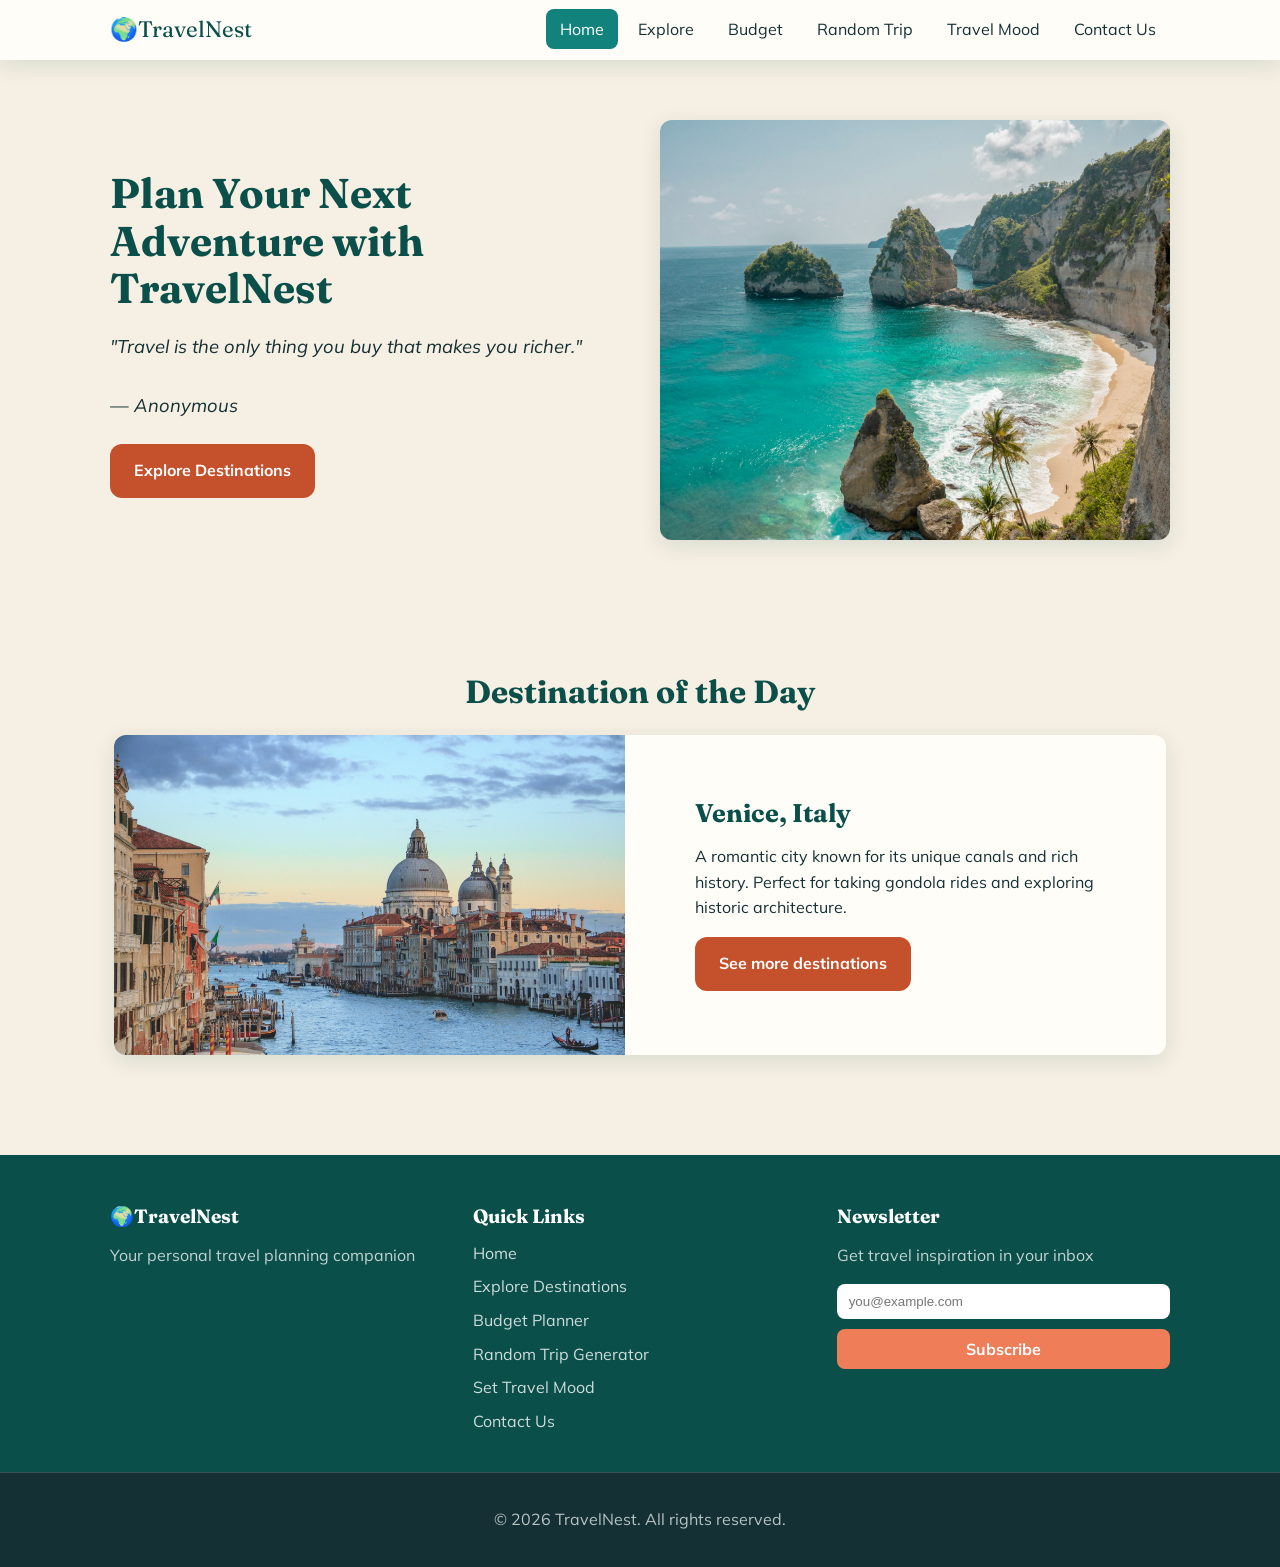
<file: index.html>
<!DOCTYPE html>
<html lang="en">
<head>
    <meta charset="UTF-8">
    <meta name="viewport" content="width=device-width, initial-scale=1.0">
    <title>TravelNest - Travel Companion</title>
    <link rel="preconnect" href="https://fonts.googleapis.com">
    <link rel="preconnect" href="https://fonts.gstatic.com" crossorigin>
    <link href="https://fonts.googleapis.com/css2?family=Fraunces:opsz,wght@9..144,400..700&family=Mulish:wght@400;600;700&display=swap" rel="stylesheet">
    <link rel="stylesheet" href="styles.css">
    <link rel="icon" href="icons/favicon.ico" type="image/x-icon">
    <link rel="manifest" href="manifest.json">
</head>


<body>

<nav class="menu-bar">
  <div class="menu-container">
    <div class="logo">🌍TravelNest</div>

    <button id="hamburger" class="hamburger" aria-label="Toggle menu">
      <span></span><span></span><span></span>
    </button>

    <ul id="nav-links" class="nav-links">
      <li><a href="index.html" class="menu-item active">Home</a></li>
      <li><a href="explore.html" class="menu-item">Explore</a></li>
      <li><a href="budget.html" class="menu-item">Budget</a></li>
      <li><a href="trips.html" class="menu-item">Random Trip</a></li>
      <li><a href="mood.html" class="menu-item">Travel Mood</a></li>
      <li><a href="contact.html" class="menu-item">Contact Us</a></li>
    </ul>
  </div>
</nav>

<main>
  <section class="hero">
    <div class="hero-text">
      <h1>Plan Your Next Adventure with TravelNest</h1>
      <p id="hero-quote">"Your journey, our passion."</p>
      <a href="explore.html" class="btn-primary">Explore Destinations</a>
    </div>

    <div class="hero-image">
      <img src="images/bali.jpg" alt="A scenic travel destination">
    </div>
  </section>

  <!-- destination of the day-->
   <section class="dotd-section">
    <h2>Destination of the Day</h2>
    <div id="dotd" class="dotd-card">
      Loading today's Pick...
    </div>
  </section>
</main>



<footer class="footer">

    <div class="footer-content">
      <div class="footer-section">
        <h3>🌍TravelNest</h3>
        <p>Your personal travel planning companion</p>
      </div>

      <div class="footer-section">
        <h3>Quick Links</h3>
        <ul>
          <li><a href="index.html">Home</a></li>
          <li><a href="explore.html">Explore Destinations</a></li>
          <li><a href="budget.html">Budget Planner</a></li>
          <li><a href="trips.html">Random Trip Generator</a></li>
          <li><a href="mood.html">Set Travel Mood</a></li>
          <li><a href="contact.html">Contact Us</a></li>
        </ul>
      </div>

      <div class="footer-section">
        <h3>Newsletter</h3>
        <p>Get travel inspiration in your inbox</p>
        <label for="newsletter-email" class="visually-hidden">Email address for newsletter</label>
        <input type="email" id="newsletter-email" placeholder="you@example.com">
        <button id="newsletter-btn" class="btn-primary">Subscribe</button>
        <p id="newsletter-msg"></p>
      </div>
      
    </div>
    <div class="footer-bottom">
      <p>&copy; 2026 TravelNest. All rights reserved.</p>
    </div>
  </footer>

    <script src="data.js"></script>
    <script src="script.js"></script>
    <script src="home.js"></script>
    
</body>
</html>
</file>
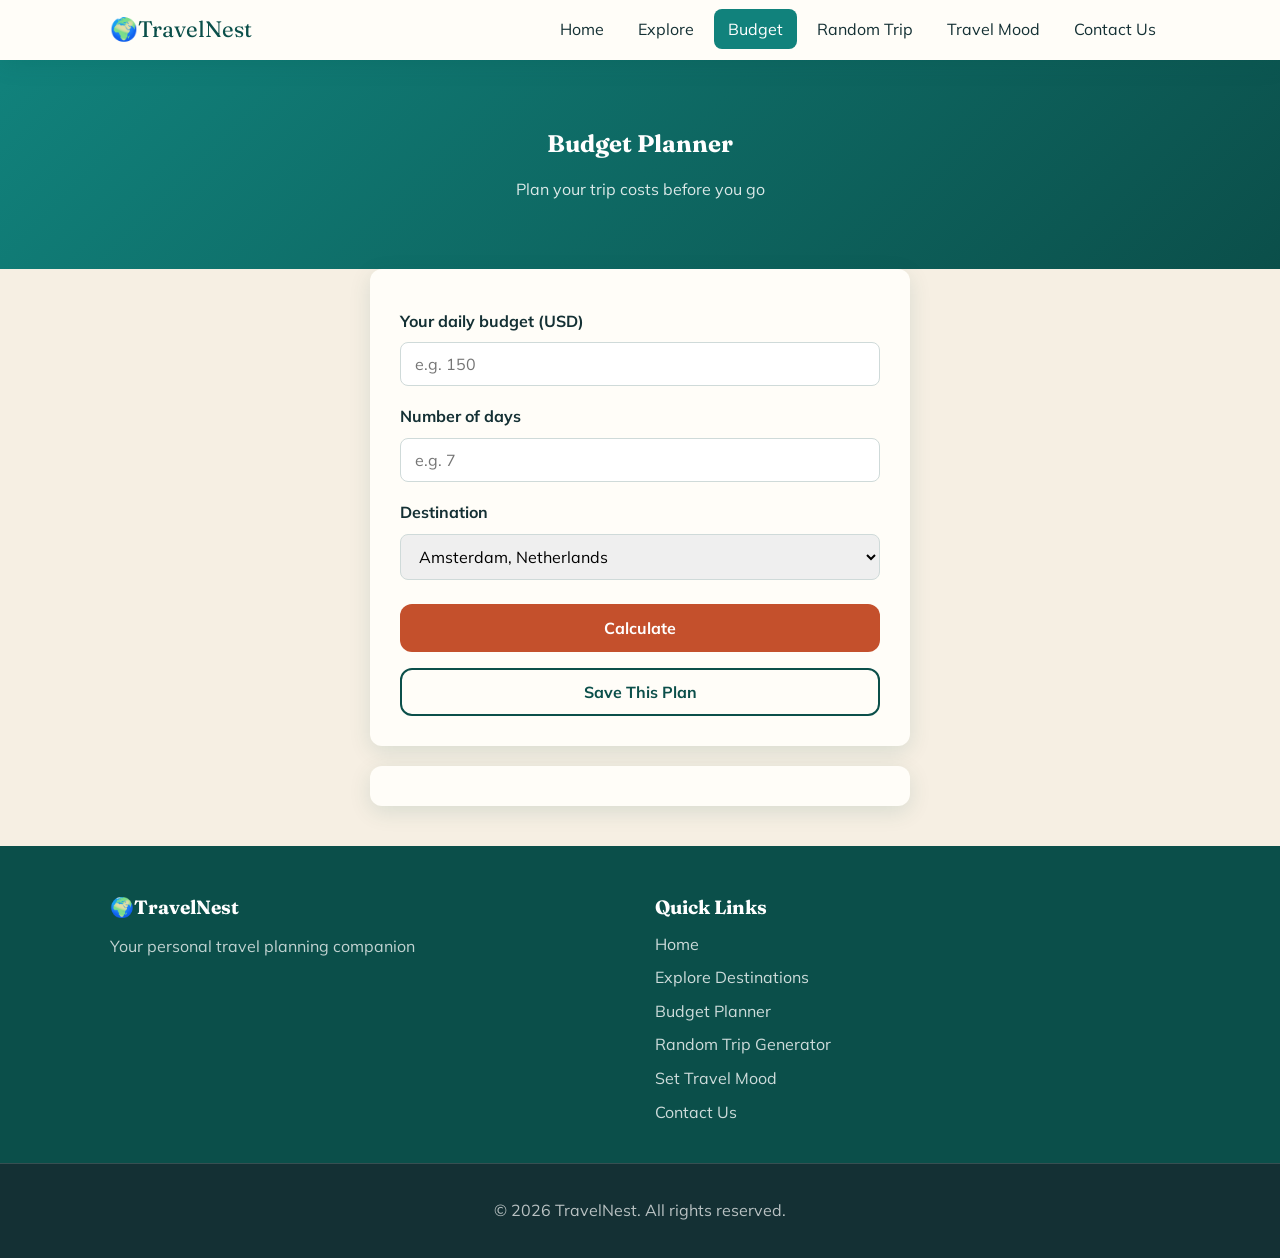
<file: budget.html>
<!DOCTYPE html>
<html lang="en">
<head>
    <meta charset="UTF-8">
    <meta name="viewport" content="width=device-width, initial-scale=1.0">
    <title>Budget Planner - TravelNest</title>
    <link rel="preconnect" href="https://fonts.googleapis.com">
    <link rel="preconnect" href="https://fonts.gstatic.com" crossorigin>
    <link href="https://fonts.googleapis.com/css2?family=Fraunces:opsz,wght@9..144,400..700&family=Mulish:wght@400;600;700&display=swap" rel="stylesheet">
    <link rel="stylesheet" href="styles.css">
    <link rel="icon" href="icons/favicon.ico" type="image/x-icon">
    <link rel="manifest" href="manifest.json">
</head>


<body>

<nav class="menu-bar">
  <div class="menu-container">
    <div class="logo">🌍TravelNest</div>
    <button id="hamburger" class="hamburger" aria-label="Toggle menu">
      <span></span><span></span><span></span>
    </button>
    <ul id="nav-links" class="nav-links">
      <li><a href="index.html" class="menu-item">Home</a></li>
      <li><a href="explore.html" class="menu-item">Explore</a></li>
      <li><a href="budget.html" class="menu-item active">Budget</a></li>
      <li><a href="trips.html" class="menu-item">Random Trip</a></li>
      <li><a href="mood.html" class="menu-item">Travel Mood</a></li>
      <li><a href="contact.html" class="menu-item">Contact Us</a></li>
    </ul>
  </div>
</nav>

<main>
  <section class="page-header">
    <div class="container">
      <h1>Budget Planner</h1>
      <p>Plan your trip costs before you go</p>
    </div>
  </section>

  <section class="container">
    <h2 class="visually-hidden">Budget planner form</h2>
    <div class="budget-form">
      <label for="daily-budget">Your daily budget (USD)</label>
      <input type="number" id="daily-budget" min="0" placeholder="e.g. 150">

      <label for="num-days">Number of days</label>
      <input type="number" id="num-days" min="1" placeholder="e.g. 7">

      <label for="budget-destination">Destination</label>
      <select id="budget-destination"></select>

      <button id="calculate-btn" class="btn-primary">Calculate</button>
      <button id="save-plan-btn" class="btn-secondary">Save This Plan</button>
    </div>

    <div id="budget-result" class="budget-result"></div>
    <div id="saved-plan" class="saved-plan"></div>
  </section>
</main>

<footer class="footer">
    <div class="footer-content">
      <div class="footer-section">
        <h3>🌍TravelNest</h3>
        <p>Your personal travel planning companion</p>
      </div>
      <div class="footer-section">
        <h3>Quick Links</h3>
        <ul>
          <li><a href="index.html">Home</a></li>
          <li><a href="explore.html">Explore Destinations</a></li>
          <li><a href="budget.html">Budget Planner</a></li>
          <li><a href="trips.html">Random Trip Generator</a></li>
          <li><a href="mood.html">Set Travel Mood</a></li>
          <li><a href="contact.html">Contact Us</a></li>
        </ul>
      </div>
    </div>
    <div class="footer-bottom">
      <p>&copy; 2026 TravelNest. All rights reserved.</p>
    </div>
  </footer>

    <script src="data.js"></script>
    <script src="script.js"></script>
    <script src="budget.js"></script>

</body>
</html>
</file>
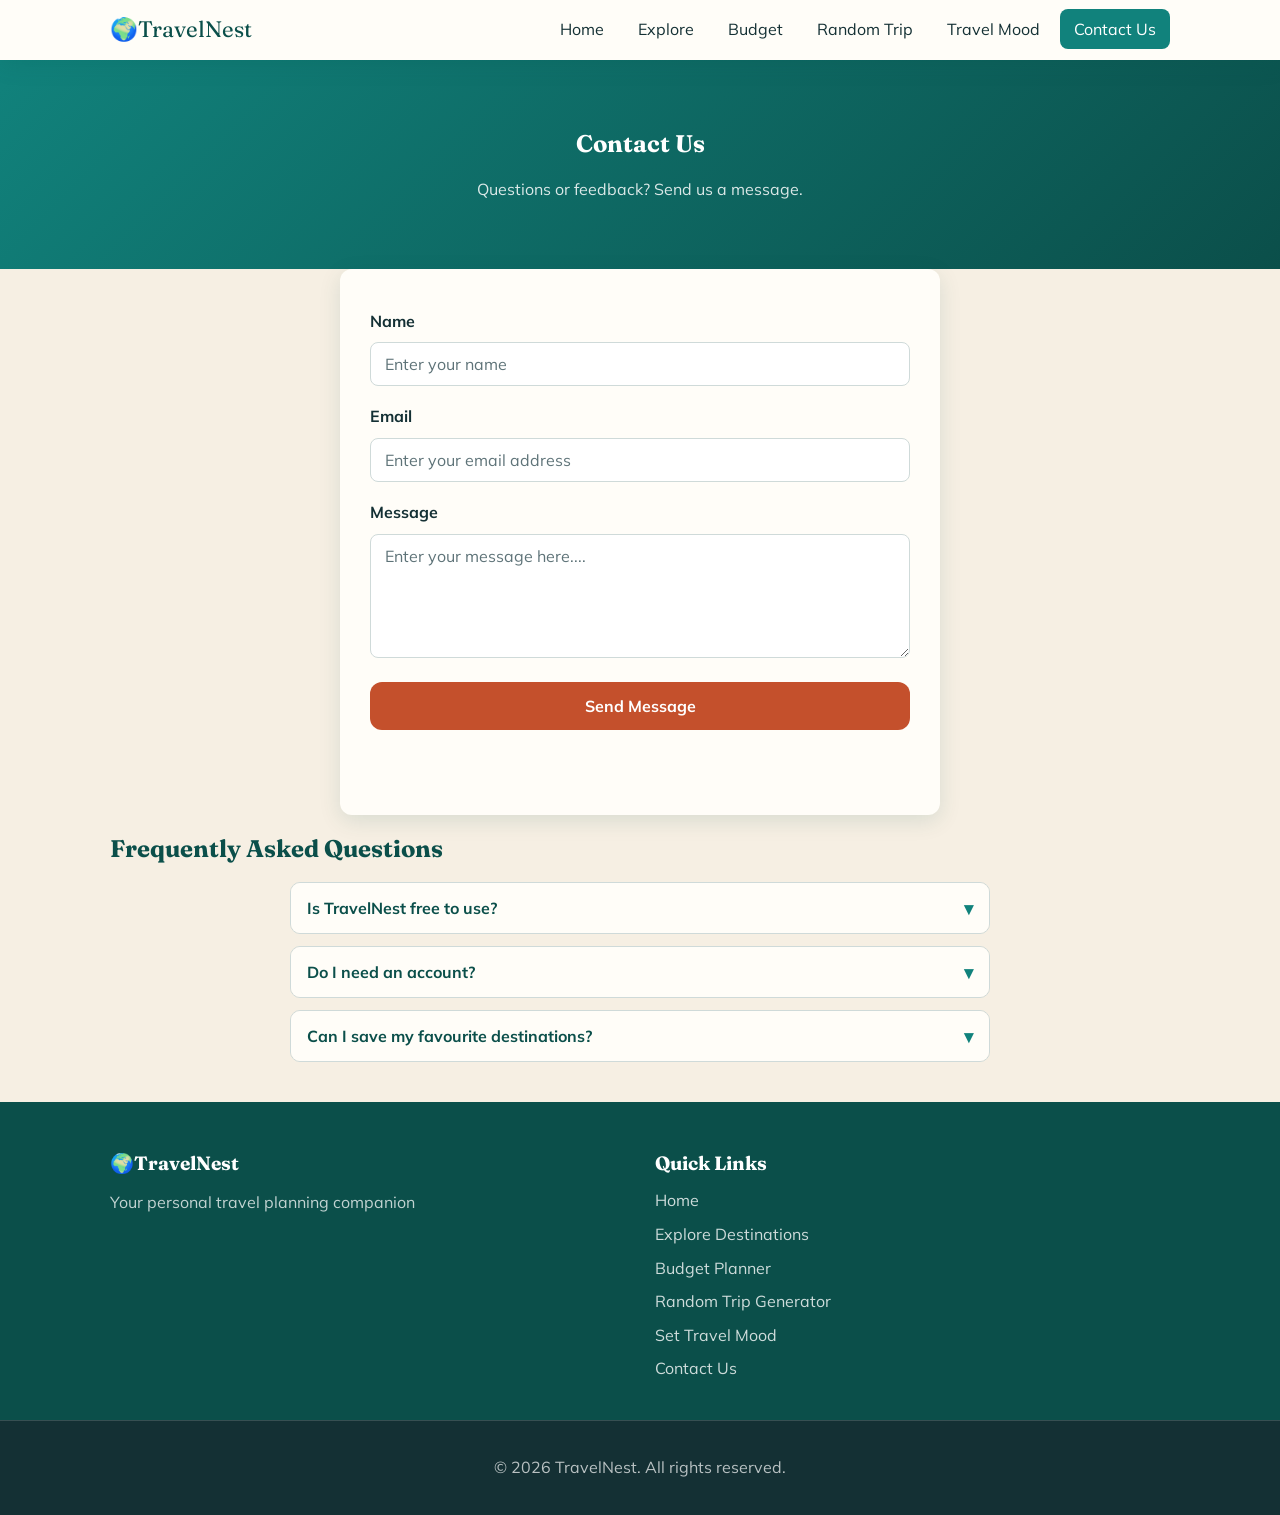
<file: contact.html>
<!DOCTYPE html>
<html lang="en">
<head>
    <meta charset="UTF-8">
    <meta name="viewport" content="width=device-width, initial-scale=1.0">
    <title>Contact Us - TravelNest</title>
    <link rel="preconnect" href="https://fonts.googleapis.com">
    <link rel="preconnect" href="https://fonts.gstatic.com" crossorigin>
    <link href="https://fonts.googleapis.com/css2?family=Fraunces:opsz,wght@9..144,400..700&family=Mulish:wght@400;600;700&display=swap" rel="stylesheet">
    <link rel="stylesheet" href="styles.css">
    <link rel="icon" href="icons/favicon.ico" type="image/x-icon">
    <link rel="manifest" href="manifest.json">
</head>


<body>

<nav class="menu-bar">
  <div class="menu-container">
    <div class="logo">🌍TravelNest</div>
    <button id="hamburger" class="hamburger" aria-label="Toggle menu">
      <span></span><span></span><span></span>
    </button>
    <ul id="nav-links" class="nav-links">
      <li><a href="index.html" class="menu-item">Home</a></li>
      <li><a href="explore.html" class="menu-item">Explore</a></li>
      <li><a href="budget.html" class="menu-item">Budget</a></li>
      <li><a href="trips.html" class="menu-item">Random Trip</a></li>
      <li><a href="mood.html" class="menu-item">Travel Mood</a></li>
      <li><a href="contact.html" class="menu-item active">Contact Us</a></li>
    </ul>
  </div>
</nav>

<main>
  <section class="page-header">
    <div class="container">
      <h1>Contact Us</h1>
      <p>Questions or feedback? Send us a message.</p>
    </div>
  </section>

  <section class="container">
    <h2 class="visually-hidden">Contact form</h2>
    <div class="contact-form">
      <label for="contact-name">Name</label>
      <input type="text" id="contact-name" placeholder="Enter your name">

      <label for="contact-email">Email</label>
      <input type="email" id="contact-email" placeholder="Enter your email address">

      <label for="contact-message">Message</label>
      <textarea id="contact-message" rows="5" placeholder="Enter your message here...."></textarea>

      <button id="contact-submit" class="btn-primary">Send Message</button>
      <p id="contact-feedback" class="contact-feedback"></p>
    </div>
  </section>

  <section class="container">
    <h2>Frequently Asked Questions</h2>
    <div class="faq">
      <div class="faq-item">
        <button class="faq-question">
          <span>Is TravelNest free to use?</span>
          <span class="faq-arrow">▾</span>
        </button>
        <div class="faq-answer"><p>Yes — TravelNest is completely free to plan your trips.</p></div>
      </div>
      <div class="faq-item">
        <button class="faq-question">
          <span>Do I need an account?</span>
          <span class="faq-arrow">▾</span>
        </button>
        <div class="faq-answer"><p>No account needed. Your preferences are saved in your browser.</p></div>
      </div>
      <div class="faq-item">
        <button class="faq-question">
          <span>Can I save my favourite destinations?</span>
          <span class="faq-arrow">▾</span>
        </button>
        <div class="faq-answer"><p>Yes — use the wishlist on the Random Trip page.</p></div>
      </div>
    </div>
  </section>
</main>

<footer class="footer">
    <div class="footer-content">
      <div class="footer-section">
        <h3>🌍TravelNest</h3>
        <p>Your personal travel planning companion</p>
      </div>
      <div class="footer-section">
        <h3>Quick Links</h3>
        <ul>
          <li><a href="index.html">Home</a></li>
          <li><a href="explore.html">Explore Destinations</a></li>
          <li><a href="budget.html">Budget Planner</a></li>
          <li><a href="trips.html">Random Trip Generator</a></li>
          <li><a href="mood.html">Set Travel Mood</a></li>
          <li><a href="contact.html">Contact Us</a></li>
        </ul>
      </div>
    </div>
    <div class="footer-bottom">
      <p>&copy; 2026 TravelNest. All rights reserved.</p>
    </div>
  </footer>

    <script src="data.js"></script>
    <script src="script.js"></script>
    <script src="contact.js"></script>

</body>
</html>
</file>
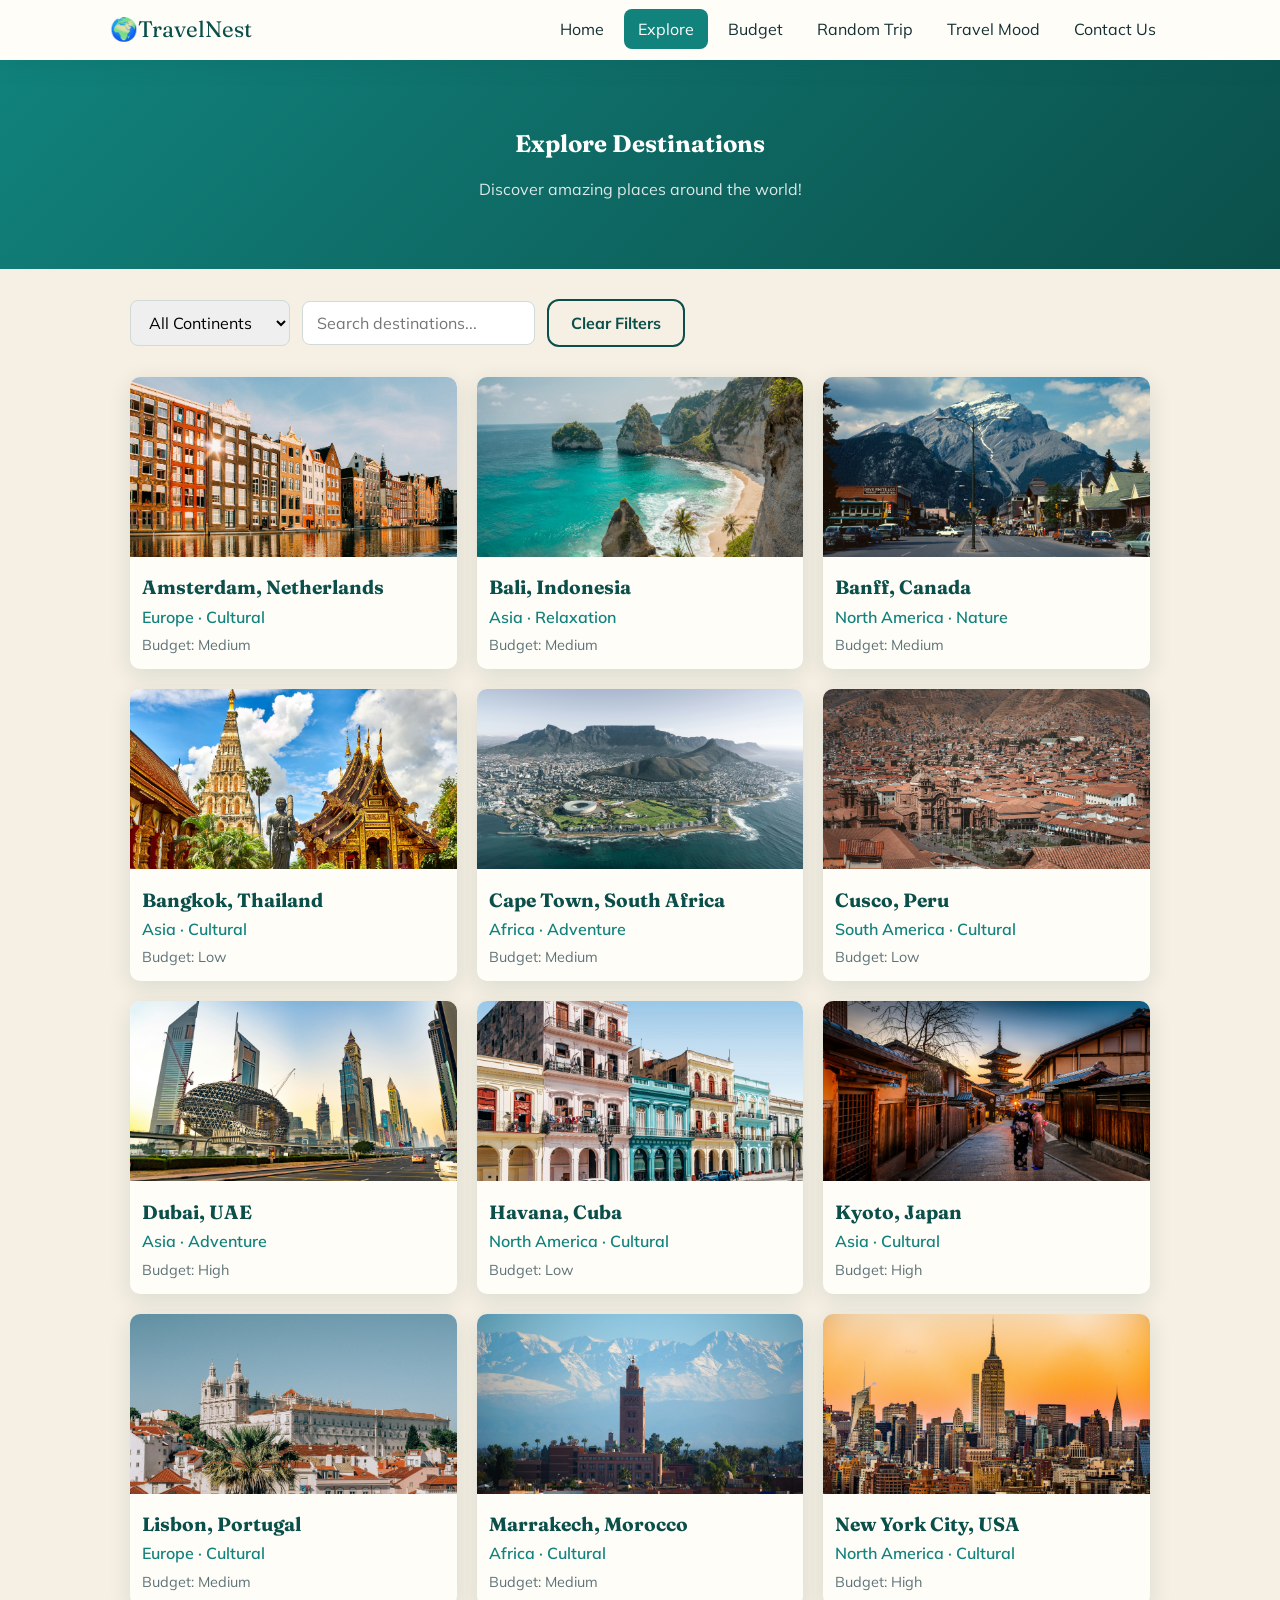
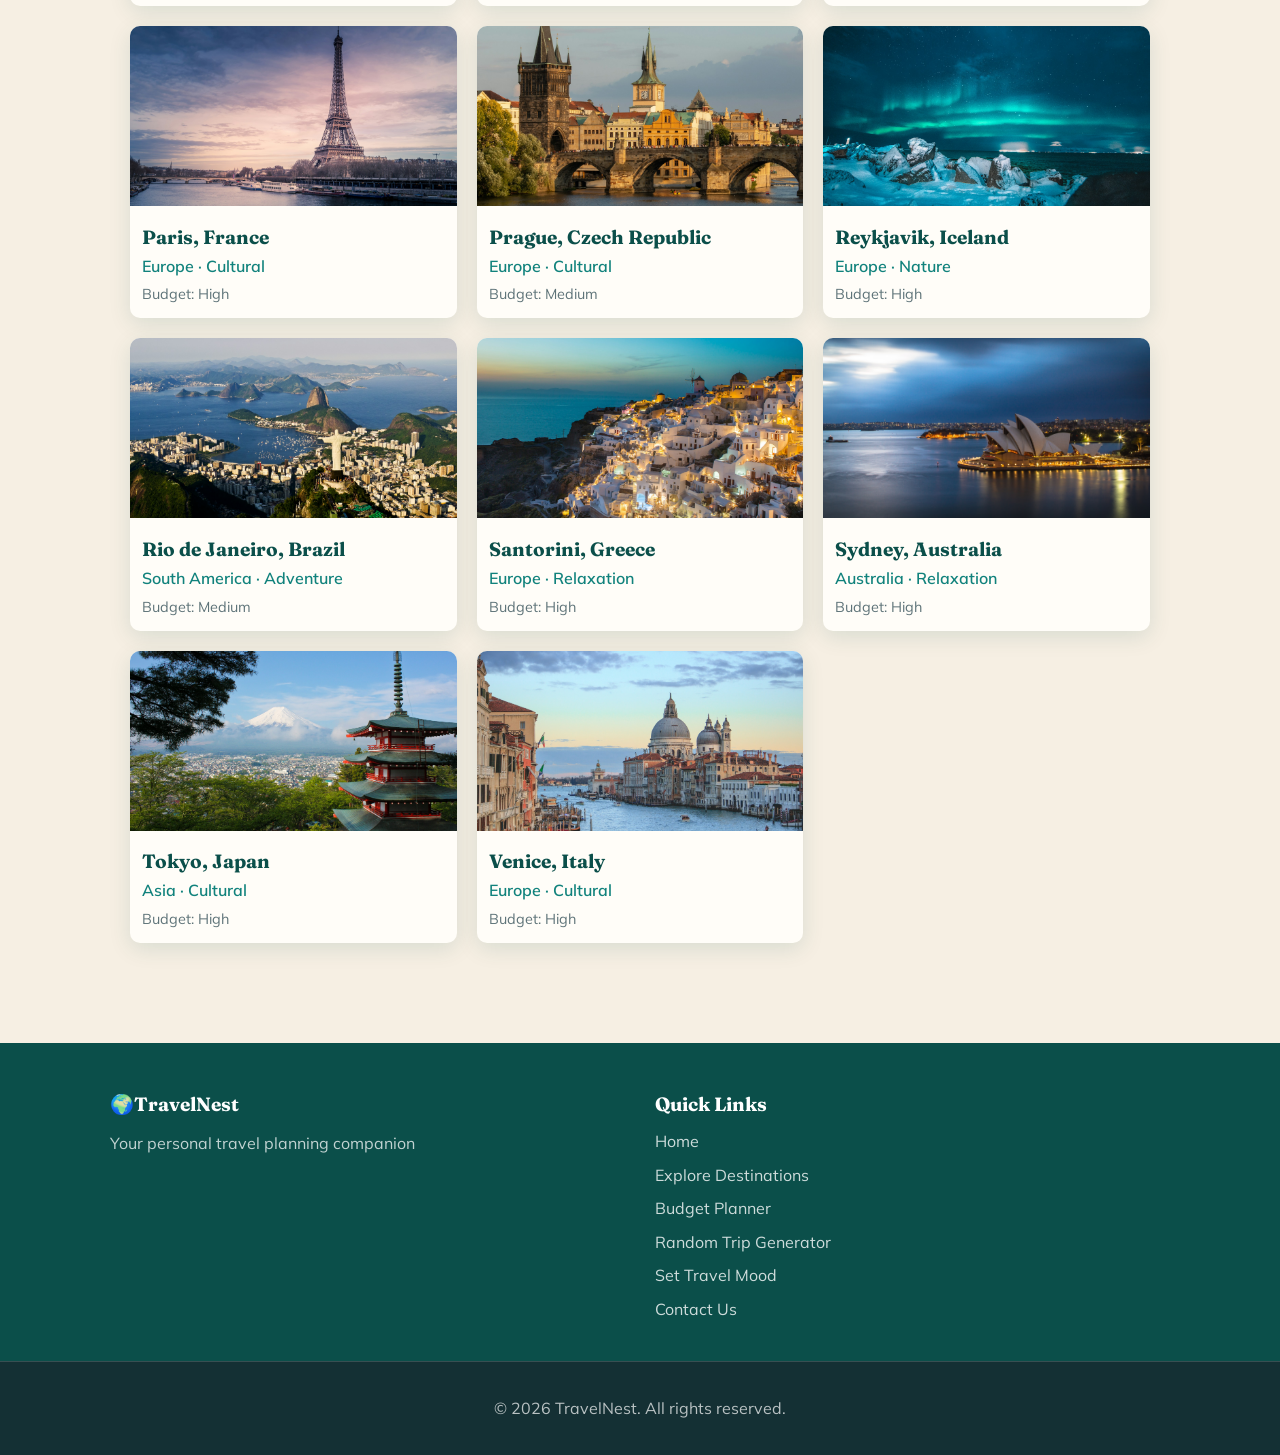
<file: explore.html>
<!DOCTYPE html>
<html lang="en">
<head>
    <meta charset="UTF-8">
    <meta name="viewport" content="width=device-width, initial-scale=1.0">
    <title>Explore Destinations - TravelNest</title>
    <link rel="preconnect" href="https://fonts.googleapis.com">
    <link rel="preconnect" href="https://fonts.gstatic.com" crossorigin>
    <link href="https://fonts.googleapis.com/css2?family=Fraunces:opsz,wght@9..144,400..700&family=Mulish:wght@400;600;700&display=swap" rel="stylesheet">
    <link rel="stylesheet" href="styles.css">
    <link rel="icon" href="icons/favicon.ico" type="image/x-icon">
    <link rel="manifest" href="manifest.json">
</head>
<body>

<nav class="menu-bar">
  <div class="menu-container">
    <div class="logo">🌍TravelNest</div>
    <button id="hamburger" class="hamburger" aria-label="Toggle menu">
      <span></span><span></span><span></span>
    </button>
    <ul id="nav-links" class="nav-links">
      <li><a href="index.html" class="menu-item">Home</a></li>
      <li><a href="explore.html" class="menu-item active">Explore</a></li>
      <li><a href="budget.html" class="menu-item">Budget</a></li>
      <li><a href="trips.html" class="menu-item">Random Trip</a></li>
      <li><a href="mood.html" class="menu-item">Travel Mood</a></li>
      <li><a href="contact.html" class="menu-item">Contact Us</a></li>
    </ul>
  </div>
</nav>
    
    <section class="page-header">
        <div class="container">
            <h1>Explore Destinations</h1>
            <p>Discover amazing places around the world!</p>
        </div>
    </section>

    
  <section class="filter-section">
    <div class="container">
      <h2 class="visually-hidden">Filter destinations</h2>
      <div class="filters">
        <label for="continent-filter" class="visually-hidden">Filter by continent</label>
        <select id="continent-filter">
          <option value="All">All Continents</option>
          <option value="Africa">Africa</option>
          <option value="Antarctica">Antarctica</option>
          <option value="Asia">Asia</option>
          <option value="Australia">Australia</option>
          <option value="North America">North America</option>
          <option value="South America">South America</option>
          <option value="Europe">Europe</option>
        </select>

        <div class="search-wrapper">
          <label for="destination-search" class="visually-hidden">Search destinations</label>
          <input type="text" id="destination-search" placeholder="Search destinations...">
          <div id="suggestions" class="suggestions"></div>
        </div>

        <button id="clear-filters" class="btn-secondary">Clear Filters</button>

      </div>
    </div>
  </section>

  <section class="destinations-section">
    <div class="container">
      <h2 class="visually-hidden">All destinations</h2>
      <div id="destinations-grid" class="destinations-grid">
      </div>
    </div>
  </section>

  <!-- DESTINATION MODAL -->
<div id="modal" class="modal">
  <div class="modal-box">
    <button id="modal-close" class="modal-close" aria-label="Close">&times;</button>
    <div id="modal-content"></div>
  </div>
</div>

  <!-- Footer -->
  <footer class="footer">
    <div class="footer-content">
      <div class="footer-section">
        <h3>🌍TravelNest</h3>
        <p>Your personal travel planning companion</p>
      </div>
      <div class="footer-section">
        <h3>Quick Links</h3>
        <ul>
          <li><a href="index.html">Home</a></li>
          <li><a href="explore.html">Explore Destinations</a></li>
          <li><a href="budget.html">Budget Planner</a></li>
          <li><a href="trips.html">Random Trip Generator</a></li>
          <li><a href="mood.html">Set Travel Mood</a></li>
          <li><a href="contact.html">Contact Us</a></li>
        </ul>
      </div>
    </div>
    <div class="footer-bottom">
      <p>&copy; 2026 TravelNest. All rights reserved.</p>
    </div>
  </footer>
  
  <script src="data.js"></script>
  <script src="script.js"></script>
  <script src="explore.js"></script>

</body>
</html>
</file>
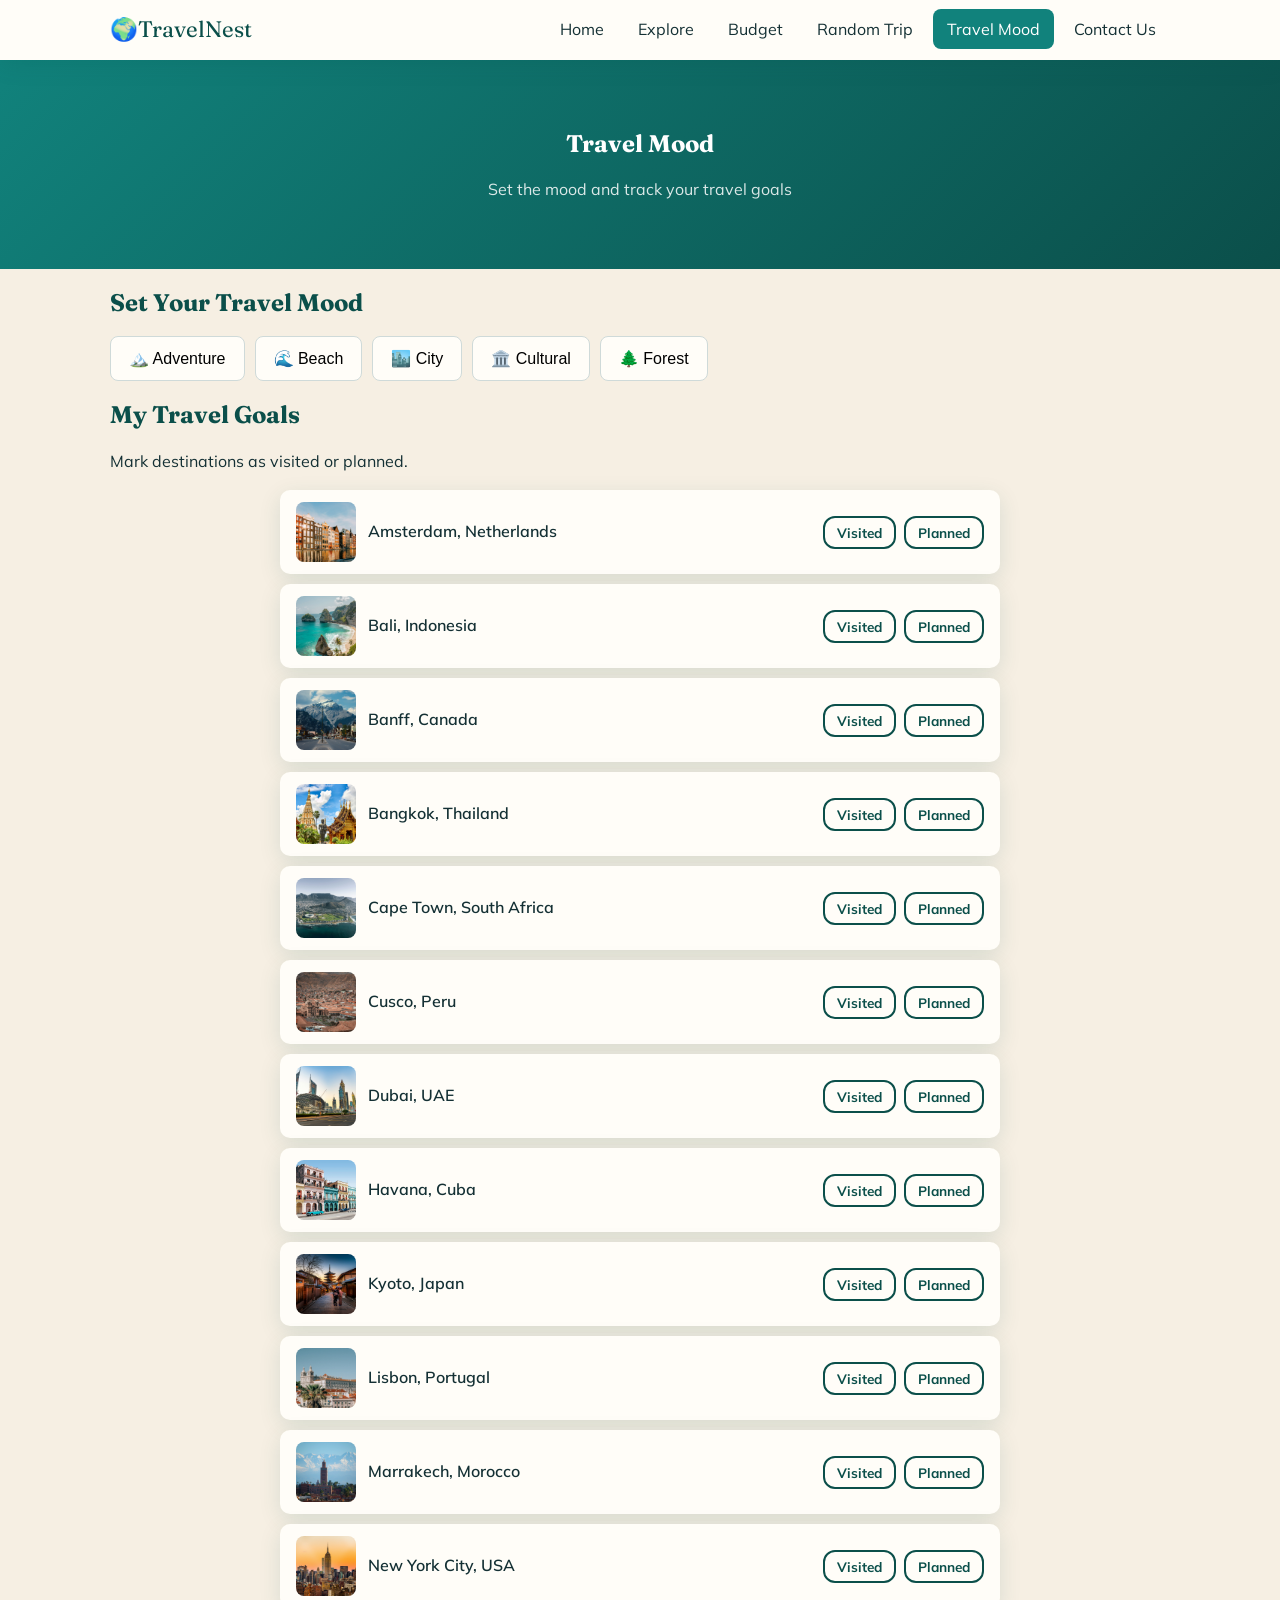
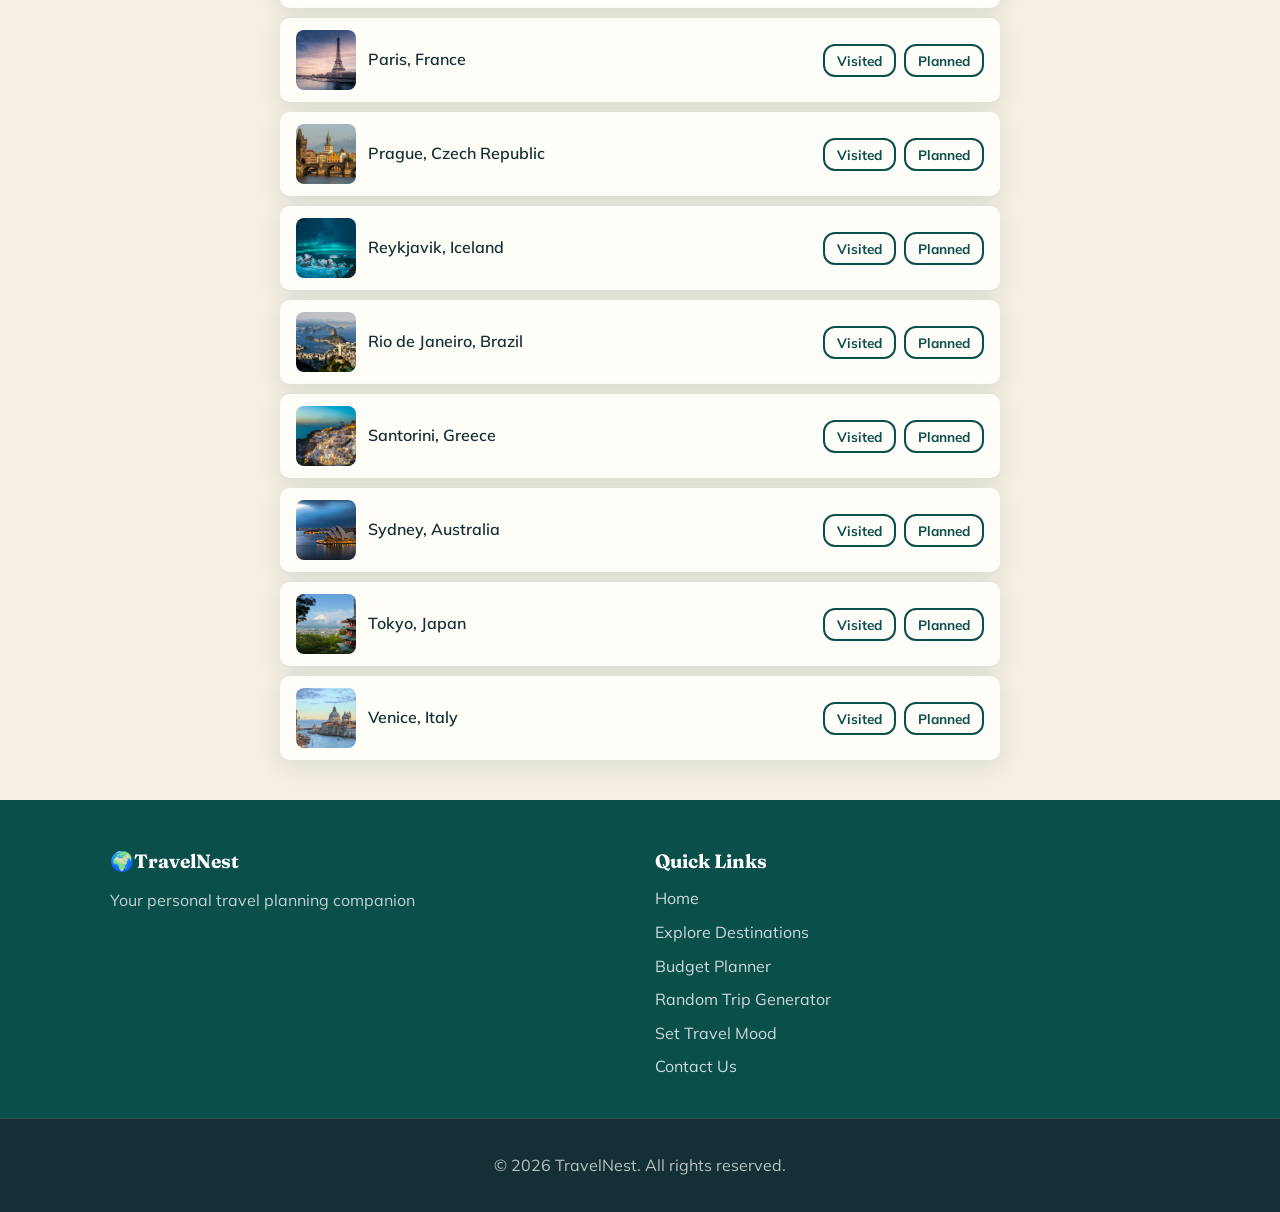
<file: mood.html>
<!DOCTYPE html>
<html lang="en">
<head>
    <meta charset="UTF-8">
    <meta name="viewport" content="width=device-width, initial-scale=1.0">
    <title>Travel Mood - TravelNest</title>
    <link rel="preconnect" href="https://fonts.googleapis.com">
    <link rel="preconnect" href="https://fonts.gstatic.com" crossorigin>
    <link href="https://fonts.googleapis.com/css2?family=Fraunces:opsz,wght@9..144,400..700&family=Mulish:wght@400;600;700&display=swap" rel="stylesheet">
    <link rel="stylesheet" href="styles.css">
    <link rel="icon" href="icons/favicon.ico" type="image/x-icon">
    <link rel="manifest" href="manifest.json">
</head>


<body>

<nav class="menu-bar">
  <div class="menu-container">
    <div class="logo">🌍TravelNest</div>
    <button id="hamburger" class="hamburger" aria-label="Toggle menu">
      <span></span><span></span><span></span>
    </button>
    <ul id="nav-links" class="nav-links">
      <li><a href="index.html" class="menu-item">Home</a></li>
      <li><a href="explore.html" class="menu-item">Explore</a></li>
      <li><a href="budget.html" class="menu-item">Budget</a></li>
      <li><a href="trips.html" class="menu-item">Random Trip</a></li>
      <li><a href="mood.html" class="menu-item active">Travel Mood</a></li>
      <li><a href="contact.html" class="menu-item">Contact Us</a></li>
    </ul>
  </div>
</nav>

<main>
  <section class="page-header">
    <div class="container">
      <h1>Travel Mood</h1>
      <p>Set the mood and track your travel goals</p>
    </div>
  </section>

  <section class="container">
    <h2>Set Your Travel Mood</h2>
    <div class="mood-buttons">
      <button class="mood-btn" data-sound="adventure">🏔️ Adventure</button>
      <button class="mood-btn" data-sound="beach">🌊 Beach</button>
      <button class="mood-btn" data-sound="city">🏙️ City</button>
      <button class="mood-btn" data-sound="cultural">🏛️ Cultural</button>
      <button class="mood-btn" data-sound="forest">🌲 Forest</button>
    </div>

    <audio id="sound-adventure" src="sounds/adventure.mp3" loop></audio>
    <audio id="sound-beach" src="sounds/beach.mp3" loop></audio>
    <audio id="sound-city" src="sounds/city.mp3" loop></audio>
    <audio id="sound-cultural" src="sounds/cultural.mp3" loop></audio>
    <audio id="sound-forest" src="sounds/forest.mp3" loop></audio>
  </section>

  <section class="container">
    <h2>My Travel Goals</h2>
    <p>Mark destinations as visited or planned.</p>
    <div id="mood-destinations" class="mood-destinations"></div>
  </section>
</main>

<!-- NOW PLAYING MINI-PLAYER -->
<div id="player" class="player">
  <img id="player-cover" class="player-cover" src="[data-uri]" alt="Now playing cover">
  <p id="player-title" class="player-title"></p>
  <div class="player-controls">
    <button id="player-toggle" class="player-btn" aria-label="Play or pause">⏸</button>
    <button id="player-stop" class="player-btn" aria-label="Stop">⏹</button>
  </div>
  <div id="player-track" class="player-track">
    <div id="player-progress" class="player-progress"></div>
  </div>
</div>

<footer class="footer">
    <div class="footer-content">
      <div class="footer-section">
        <h3>🌍TravelNest</h3>
        <p>Your personal travel planning companion</p>
      </div>
      <div class="footer-section">
        <h3>Quick Links</h3>
        <ul>
          <li><a href="index.html">Home</a></li>
          <li><a href="explore.html">Explore Destinations</a></li>
          <li><a href="budget.html">Budget Planner</a></li>
          <li><a href="trips.html">Random Trip Generator</a></li>
          <li><a href="mood.html">Set Travel Mood</a></li>
          <li><a href="contact.html">Contact Us</a></li>
        </ul>
      </div>
    </div>
    <div class="footer-bottom">
      <p>&copy; 2026 TravelNest. All rights reserved.</p>
    </div>
  </footer>

    <script src="data.js"></script>
    <script src="script.js"></script>
    <script src="mood.js"></script>

</body>
</html>
</file>
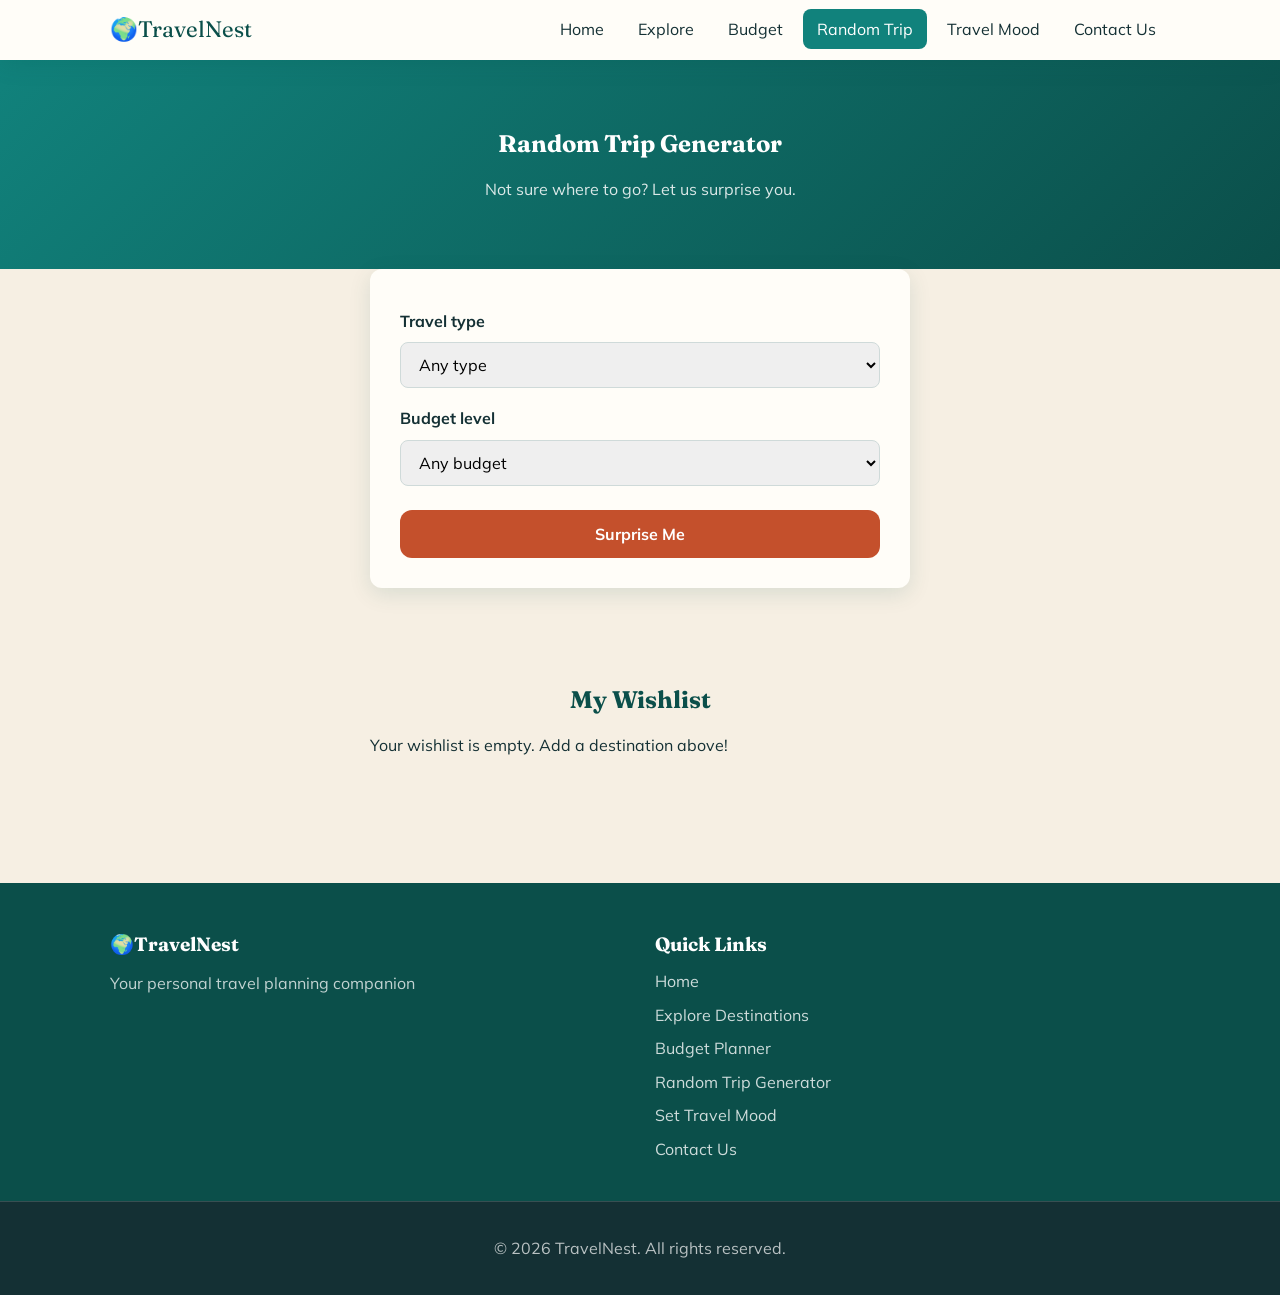
<file: trips.html>
<!DOCTYPE html>
<html lang="en">
<head>
    <meta charset="UTF-8">
    <meta name="viewport" content="width=device-width, initial-scale=1.0">
    <title>Random Trip Generator - TravelNest</title>
    <link rel="preconnect" href="https://fonts.googleapis.com">
    <link rel="preconnect" href="https://fonts.gstatic.com" crossorigin>
    <link href="https://fonts.googleapis.com/css2?family=Fraunces:opsz,wght@9..144,400..700&family=Mulish:wght@400;600;700&display=swap" rel="stylesheet">
    <link rel="stylesheet" href="styles.css">
    <link rel="icon" href="icons/favicon.ico" type="image/x-icon">
    <link rel="manifest" href="manifest.json">
</head>


<body>

<nav class="menu-bar">
  <div class="menu-container">
    <div class="logo">🌍TravelNest</div>
    <button id="hamburger" class="hamburger" aria-label="Toggle menu">
      <span></span><span></span><span></span>
    </button>
    <ul id="nav-links" class="nav-links">
      <li><a href="index.html" class="menu-item">Home</a></li>
      <li><a href="explore.html" class="menu-item">Explore</a></li>
      <li><a href="budget.html" class="menu-item">Budget</a></li>
      <li><a href="trips.html" class="menu-item active">Random Trip</a></li>
      <li><a href="mood.html" class="menu-item">Travel Mood</a></li>
      <li><a href="contact.html" class="menu-item">Contact Us</a></li>
    </ul>
  </div>
</nav>

<main>
  <section class="page-header">
    <div class="container">
      <h1>Random Trip Generator</h1>
      <p>Not sure where to go? Let us surprise you.</p>
    </div>
  </section>

  <section class="container">
    <h2 class="visually-hidden">Trip generator form</h2>
    <div class="trip-form">
      <label for="trip-type">Travel type</label>
      <select id="trip-type">
        <option value="Any">Any type</option>
        <option value="Adventure">Adventure</option>
        <option value="Relaxation">Relaxation</option>
        <option value="Cultural">Cultural</option>
        <option value="Nature">Nature</option>
      </select>

      <label for="trip-budget">Budget level</label>
      <select id="trip-budget">
        <option value="Any">Any budget</option>
        <option value="Low">Low</option>
        <option value="Medium">Medium</option>
        <option value="High">High</option>
      </select>

      <button id="surprise-btn" class="btn-primary">Surprise Me</button>
    </div>

    <div id="trip-result" class="trip-result"></div>

    <section class="wishlist-section">
      <h2>My Wishlist</h2>
      <div id="wishlist" class="wishlist"></div>
    </section>
    
  </section>
</main>

<footer class="footer">
    <div class="footer-content">
      <div class="footer-section">
        <h3>🌍TravelNest</h3>
        <p>Your personal travel planning companion</p>
      </div>
      <div class="footer-section">
        <h3>Quick Links</h3>
        <ul>
          <li><a href="index.html">Home</a></li>
          <li><a href="explore.html">Explore Destinations</a></li>
          <li><a href="budget.html">Budget Planner</a></li>
          <li><a href="trips.html">Random Trip Generator</a></li>
          <li><a href="mood.html">Set Travel Mood</a></li>
          <li><a href="contact.html">Contact Us</a></li>
        </ul>
      </div>
    </div>
    <div class="footer-bottom">
      <p>&copy; 2026 TravelNest. All rights reserved.</p>
    </div>
  </footer>

    <script src="data.js"></script>
    <script src="script.js"></script>
    <script src="trips.js"></script>
</body>
</html>
</file>
<file: styles.css>
/* shared by all pages*/

/* 1. Palette + design tokens as CSS variables */
:root {
  --ocean-deep: #0b4f4a;
  --ocean:      #11827c;   /* primary teal */
  --aqua:       #3bb3a8;
  --sand:       #f6efe3;   /* page background */
  --cream:      #fffdf8;   /* cards / panels */
  --coral:      #ef7d57;   /* warm accent / call-to-action */
  --coral-dark: #d8623d;
  --ink:        #143034;   /* main text */
  --muted:      #5e7378;   /* secondary text */
  --radius:     12px;
  --shadow:     0 6px 22px rgba(11, 79, 74, 0.12);
}


/* 2. Base */
* { 
  box-sizing: border-box;
}

body {
  margin: 0;
  font-family: "Mulish", sans-serif;
  color: var(--ink);
  background: var(--sand);
  line-height: 1.6;
}


/* 3. Typography */
h1, h2, h3, h4 {
  font-family: "Fraunces", serif;
  line-height: 1.15;
  color: var(--ocean-deep);
}

a {
  color: var(--ocean);
}



/* 4. Reusable container + section spacing */
.container {
  max-width: 1100px;
  margin: 0 auto;
  padding: 0 20px;
}

main section {
  padding: 48px 0;
}



/* 5. Reusable buttons */
.btn-primary, .btn-secondary {
  display: inline-block;
  padding: 12px 22px;
  border-radius: var(--radius);
  font-family: "Mulish", sans-serif;
  font-weight: 700;
  font-size: 1rem;
  border: 2px solid transparent;
  cursor: pointer;
  text-decoration: none;
  transition: transform 0.15s ease, background 0.2s ease;
}

.btn-primary {
  background: #c4502c;
  color: #fff;
}

.btn-primary:hover {
  background: #a8431f;
  transform: translateY(-2px);
}

.btn-secondary {
  background: transparent;
  color: var(--ocean-deep);
  border-color: var(--ocean-deep);
}

.btn-secondary:hover {
  background: var(--ocean-deep);
  color: #fff;
  transform: translateY(-2px);
}


/* 6. Coloured page-header band*/
.page-header {
  background: linear-gradient(135deg, var(--ocean), var(--ocean-deep));
  color: #fff;
  text-align: center;
  padding: 50px 20px;
}

.page-header h1 {
  color: #fff;
}

.page-header p {
  color: rgba(255,255,255,0.85);
}


/* NAVIGATION BAR (shared) + mobile hamburger */
.menu-bar {
  background: var(--cream);
  box-shadow: var(--shadow);
  position: sticky;
  top: 0;
  z-index: 300;
}

.menu-container {
  max-width: 1100px;
  margin: 0 auto;
  padding: 12px 20px;
  display: flex;
  align-items: center;
  justify-content: space-between;
  flex-wrap: wrap;
}

.logo {
  font-family: "Fraunces", serif;
  font-size: 1.4rem;
  margin: 0;
  color: var(--ocean-deep);
}


.nav-links {
  list-style: none;
  display: flex;
  gap: 6px;
  margin: 0;
  padding: 0;
}

.menu-item {
  color: var(--ink);
  text-decoration: none;
  padding: 10px 14px;
  border-radius: 8px;
  transition: background 0.2s ease, color 0.2s ease;
}

.menu-item:hover {
  background: var(--aqua);
  color: #fff;
}
.menu-item.active {
  background: var(--ocean);
  color: #fff;
}

/* hamburger — hidden on desktop */
.hamburger {
  display: none;
  flex-direction: column;
  gap: 5px;
  background: none;
  border: none;
  cursor: pointer;
  padding: 6px;
}

.hamburger span {
  width: 26px;
  height: 3px;
  background: var(--ocean-deep);
  border-radius: 2px;
  transition: transform 0.3s ease, opacity 0.3s ease;
}

/* MOBILE: show hamburger, collapse menu into a dropdown */
@media (max-width: 768px) {
  .hamburger {
    display: flex;
  }

  .nav-links {
    display: none;
    flex-direction: column;
    width: 100%; 
    margin-top: 12px; 
  }

  .nav-links.open { 
    display: flex; 
  }

  .menu-item { 
    width: 100%; 
    padding: 12px;
  } 
}

/* hamburger bars morph into an X*/
.hamburger.active span:nth-child(1) { 
  transform: translateY(8px) rotate(45deg); 
}

.hamburger.active span:nth-child(2) { 
  opacity: 0; 
}

.hamburger.active span:nth-child(3) { 
  transform: translateY(-8px) rotate(-45deg); 
}

/* ============================================== HOME: HERO ============================================= */
.hero {
  display: grid;
  grid-template-columns: 1fr 1fr;
  gap: 40px;
  align-items: center;
  max-width: 1100px;
  margin: 0 auto;
  padding: 60px 20px;
}

.hero-text h1 {
  font-size: 2.6rem;
  margin: 0 0 16px;
}

.hero-text #hero-quote {
  font-size: 1.15rem;
  color: var(--ink);
  font-style: italic;
  min-height: 3.5em;
  margin-bottom: 24px;
}

.hero-image img {
  width: 100%;
  height: 420px;
  object-fit: cover;
  border-radius: var(--radius);
  box-shadow: var(--shadow);
}

/* stack on smaller screens */
@media (max-width: 768px) {
  .hero {
    grid-template-columns: 1fr;
    padding: 40px 20px;
  }

  .hero-text h1 { 
    font-size: 2rem; 
  }

  .hero-image img { 
    height: 280px; 
  }
}

/* ======================================== HOME: DESTINATION OF THE DAY ====================================== */
.dotd-section {
  max-width: 1100px;
  margin: 0 auto;
  padding: 40px 24px 60px;
  text-align: center;
  box-sizing: border-box;
}

.dotd-section h2 {
  font-size: 2rem;
  margin-bottom: 24px;
}

.dotd-card {
  display: grid;
  grid-template-columns: 1fr 1fr;
  gap: 30px;
  align-items: center;
  background: var(--cream);
  border-radius: var(--radius);
  box-shadow: var(--shadow);
  overflow: hidden;
  text-align: left;
}

.dotd-card img {
  width: 100%;
  height: 320px;
  object-fit: cover;
  max-width: none;
  border-radius: 0;
}

.dotd-info {
  padding: 30px 40px;
}

.dotd-info h3 { 
  font-size: 1.6rem; 
  margin: 0 0 12px; 
}

@media (max-width: 768px) {
  .dotd-card { 
    grid-template-columns: 1fr; 
  }

  .dotd-info { 
    padding: 0 20px 20px; 
  }
}

/* ================================================== FOOTER ============================================== */
.footer {
  background: var(--ocean-deep);
  color: #fff;
  margin-top: 40px;
}

.footer-content {
  max-width: 1100px;
  margin: 0 auto;
  padding: 50px 20px 30px;
  display: grid;
  grid-template-columns: repeat(auto-fit, minmax(220px, 1fr));
  gap: 30px;
}

.footer-section h3 { 
  color: #fff; 
  margin: 0 0 14px; 
  font-size: 1.2rem; 
}

.footer-section p { 
  color: rgba(255,255,255,0.75); 
}

.footer-section ul { 
  list-style: none; 
  padding: 0; 
  margin: 0; 
}

.footer-section ul li { 
  margin-bottom: 8px; 
}

.footer-section a { 
  color: rgba(255,255,255,0.8); 
  text-decoration: none; 
  transition: color 0.2s ease; 
}

.footer-section a:hover { 
  color: var(--ink); 
}

/* newsletter input + button */
.footer-section input {
  width: 100%;
  padding: 10px 12px;
  border: none;
  border-radius: 8px;
  margin-bottom: 10px;
}
.footer-section button {
  width: 100%;
  padding: 10px 12px;
  border: none;
  border-radius: 8px;
  background: var(--coral);
  color: #fff;
  font-weight: bold;
  cursor: pointer;
}

#newsletter-msg { 
  color: var(--aqua); 
  margin-top: 8px; 
  min-height: 1.2em; 
}

.footer-bottom {
  text-align: center;
  padding: 18px;
  border-top: 1px solid rgba(255,255,255,0.15);
  color: rgba(255,255,255,0.7);
  background: var(--ink);
}


/* =============================================== EXPLORE PAGE =============================================== */
.filter-section {
  max-width: 1100px;
  margin: 0 auto;
  padding: 30px 20px 0;
}

.filters {
  display: flex;
  flex-wrap: wrap;
  gap: 12px;
  align-items: center;
}

.filters select,
.filters input {
  padding: 11px 14px;
  border: 1px solid #cfdad9;
  border-radius: 8px;
  font-size: 1rem;
  font-family: "Mulish", sans-serif;
}

.destinations-section {
  max-width: 1100px;
  margin: 0 auto;
  padding: 30px 20px 60px;
}

/* Explore cards: a responsive grid */
.destinations-grid {
  display: grid;
  grid-template-columns: repeat(auto-fill, minmax(250px, 1fr));
  gap: 20px;
}

/* Each card and its image */
.destination-card {
  border-radius: 10px;
  overflow: hidden;
  cursor: pointer;
  border: none;
  background: var(--cream);
  box-shadow: var(--shadow);
  transition: transform 0.2s ease, box-shadow 0.2s ease;
}
.destination-card img {
  width: 100%;
  height: 180px;
  object-fit: cover;
}
.card-body {
  padding: 12px;
}

.destination-card:hover {
  transform: translateY(-6px);
  box-shadow: 0 12px 30px rgba(11,79,74,0.18);
}

.destination-card h3 { 
  margin: 0 0 6px; 
  font-size: 1.2rem; 
}

.card-meta { 
  color: var(--ocean); 
  font-weight: 600; 
  margin: 0 0 4px; 
}

.card-budget { 
  color: var(--muted); 
  margin: 0; 
  font-size: 0.9rem; 
}

/* ============================================== BUDGET PAGE =============================================== */
.budget-form {
  max-width: 540px;
  margin: 0 auto;
  background: var(--cream);
  padding: 30px;
  border-radius: var(--radius);
  box-shadow: var(--shadow);
  display: flex;
  flex-direction: column;
  gap: 8px;
}

.budget-form label {
  font-weight: 700;
  margin-top: 10px;
}

.budget-form input,
.budget-form select {
  padding: 11px 14px;
  border: 1px solid #cfdad9;
  border-radius: 8px;
  font-size: 1rem;
  font-family: "Mulish", sans-serif;
}

.budget-form button {
  margin-top: 16px;
}

.budget-form .btn-secondary {
  margin-top: 8px;
}

/* the result + saved plan boxes */
.budget-result,
.saved-plan {
  max-width: 540px;
  margin: 20px auto 0;
}

.budget-result {
  text-align: center;
}

.saved-plan {
  background: var(--cream);
  padding: 20px 24px;
  border-radius: var(--radius);
  box-shadow: var(--shadow);
}

.saved-plan h3 { 
  margin-top: 0; 
}

/* Budget calculator progress bar */
.progress-label { 
  font-weight: 600; 
  color: var(--ink); 
}

.progress-track {
  width: 100%;
  height: 22px;
  background: #eee;
  border-radius: 11px;
  overflow: hidden;
  margin: 10px 0;
}
.progress-fill {
  height: 100%;
  background: var(--ocean);
  transition: width 0.5s ease;
}

.error {
  color: #c0392b;
}

.success {
  color: #2e8b57;
}

.warning {
  color: #e67e22;
}


/* ================================== SEARCH BAR & SUGGESTIONS =========================================== */
.search-wrapper {
  position: relative; 
  display: inline-block; 
}

.suggestions {
  display: none;
  position: absolute;
  top: 100%;
  left: 0;
  right: 0;
  background: #fff;
  border: 1px solid #ccc;
  border-radius: 6px;
  z-index: 50;
  max-height: 220px;
  overflow-y: auto;
}

.suggestion-item {
  padding: 8px 12px; 
  cursor: pointer;
}

.suggestion-item:hover {
  background: #f0f0f0;
}

/* =============================================== MODAL STYLES ============================================ */
.modal {
  display: none;
  position: fixed;
  top: 0; left: 0;
  width: 100%; height: 100%;
  background: rgba(0,0,0,0.6);
  justify-content: center;
  align-items: center;
  z-index: 100;
}

.modal-box { 
  background: var(--cream);
  max-width: 600px;
  width: 90%;
  max-height: 85vh;
  overflow-y: auto;
  padding: 24px;
  border-radius: 10px;
  position: relative;
}

.modal-box h2 { 
  margin-top: 8px; 
}

.modal-meta { 
  color: var(--ocean); 
  font-weight: 600; 
}

.modal-close {
  position: absolute;
  top: 10px; 
  right: 14px;
  font-size: 28px;
  background: none; 
  border: none; 
  cursor: pointer;
  color: var(--ocean-deep);
}

.modal-img {
  width: 100%; 
  border-radius: 8px;
}

/* Cost breakdown table */
.cost-table {
  width: 100%;
  border-collapse: collapse;
  border: 2px solid var(--ocean-deep);
  border-radius: 8px;
  overflow: hidden;
}

.cost-table th {
  background: var(--ocean);
  color: #fff;
  border: 1px solid var(--ocean-deep);
  padding: 10px 12px;
  text-align: left;
}

.cost-table td {
  background: #fff;
  border: 1px solid var(--ocean-deep);
  padding: 10px 12px;
  text-align: left;
}


/* ========================================== RANDOM TRIP PAGE ============================================= */
/* Random Trip result card */
.trip-form {
  max-width: 540px;
  margin: 0 auto;
  background: var(--cream);
  padding: 30px;
  border-radius: var(--radius);
  box-shadow: var(--shadow);
  display: flex;
  flex-direction: column;
  gap: 8px;
}

.trip-form label { 
  font-weight: 700; 
  margin-top: 10px; 
}

.trip-form select {
  padding: 11px 14px;
  border: 1px solid #cfdad9;
  border-radius: 8px;
  font-size: 1rem;
  font-family: "Mulish", sans-serif;
}

.trip-form button { 
  margin-top: 16px; 
}

/* upgrade the result card to the theme */
.trip-card {
  background: var(--cream);
  box-shadow: var(--shadow);
  max-width: 500px;
  margin: 20px auto;
  border: none;
  border-radius: 10px;
  overflow: hidden;
  position: relative;
}

.trip-card h2 { 
  color: var(--ocean-deep); 
  padding-top: 16px; 
}

.trip-card img {
  width: 100%;
  height: 260px;
  object-fit: cover;
}

.trip-meta { 
  color: var(--ocean); 
  font-weight: 600; 
}

/* the "Add to Wishlist" button inside the card */
.trip-card .add-wishlist {
   margin: 0 16px 16px; 
}

.trip-card h2,
.trip-card .trip-meta,
.trip-card p {
  padding: 0 16px;
}

.trip-card p:last-child {
  padding-bottom: 16px;
}

/* ================================================ WISHLIST ================================================= */
.wishlist-section {
  max-width: 540px;
  margin: 30px auto 60px;
}

.wishlist-section h2 { 
  text-align: center; 
}

.wishlist-item {
  display: flex;
  justify-content: space-between;
  align-items: center;
  background: var(--cream);
  padding: 12px 18px;
  border-radius: 8px;
  box-shadow: var(--shadow);
  margin-bottom: 10px;
}

.wishlist-item span { 
  font-weight: 600; 
}

.wishlist-badge {
  position: absolute;
  top: 12px;
  right: 12px;
  background: var(--coral);
  color: #fff;
  width: 38px;
  height: 38px;
  border-radius: 50%;
  display: flex;
  align-items: center;
  justify-content: center;
  font-size: 18px;
  box-shadow: var(--shadow);
  z-index: 2;
}

/* wiggle animation for the Surprise button */
@keyframes wiggle {
  0%   { transform: rotate(0deg); }
  20%  { transform: rotate(-6deg); }
  40%  { transform: rotate(5deg); }
  60%  { transform: rotate(-4deg); }
  80%  { transform: rotate(3deg); }
  100% { transform: rotate(0deg); }
}

/* when this class is present, run the animation once */
.wiggle {
  animation: wiggle 0.4s ease;
}

/* pop animation for the wishlist button */
@keyframes pop {
  0%   { transform: scale(1); }
  50%  { transform: scale(1.25); }
  100% { transform: scale(1); }
}
.pop {
  animation: pop 0.3s ease;
}

/* when added, show a filled coral heart */
.add-wishlist.added {
  color: var(--coral);
  border-color: var(--coral);
}


/* ============================================== MOOD PAGE ================================================== */

/* Mood sound buttons */
.mood-buttons {
  display: flex;
  flex-wrap: wrap;
  gap: 10px;
}

.mood-btn {
  padding: 12px 18px;
  border: 1px solid #cfdad9;
  border-radius: 8px;
  background: var(--cream);
  cursor: pointer;
  font-size: 1rem;
  transition: transform 0.15s ease, background 0.2s ease;
}
.mood-btn:hover { 
  transform: translateY(-3px); 
}

.mood-btn.playing {
  background: var(--ocean);
  color: #fff;
  border-color: var(--ocean);
}

/* Mood page: audio player */
.player {
  display: none;
  position: fixed;
  bottom: 20px; 
  right: 20px;
  width: 220px;
  background: var(--cream);
  border: 1px solid #ddd;
  border-radius: 12px;
  box-shadow: 0 6px 20px rgba(0,0,0,0.18);
  padding: 14px;
  text-align: center;
  z-index: 200;
}

.player-cover {
  width: 100%;
  height: 120px;
  object-fit: cover;
  border-radius: 8px;
}

.player-title {
  font-weight: bold;
  margin: 8px 0;
}

.player-controls {
  display: flex;
  justify-content: center;
  gap: 12px;
  margin-bottom: 10px;
}

.player-btn {
  font-size: 20px;
  background: none;
  border: none;
  cursor: pointer;
}

.player-track {
  width: 100%;
  height: 6px;
  background: #eee;
  border-radius: 3px;
  overflow: hidden;
}

/* mini-player progress bar on palette */
.player-progress { 
  background: var(--ocean);
  width: 0%;
  height: 100%;
  transition: width 0.1s linear;
}

/* ===================================== MOBILE: compact linear player ======================================== */
@media (max-width: 768px) {
  .player {
    /* span the bottom as a slim bar */
    left: 10px;
    right: 10px;
    bottom: 10px;
    width: auto;
    display: none;
    padding: 8px 12px;
    text-align: left;
  }

  
  .player[style*="display: block"],
  .player[style*="display:block"] {
    display: flex !important;
    align-items: center;
    gap: 10px;
  }

  .player-cover {
    width: 46px;
    height: 46px;
    flex-shrink: 0;              /* keep the thumbnail from squishing */
    margin: 0;
  }

  .player-title {
    margin: 0;
    font-size: 0.9rem;
    flex: 1;                     /* title takes the middle space */
    white-space: nowrap;
    overflow: hidden;
    text-overflow: ellipsis;     /* "..." if the name is long */
  }

  .player-controls {
    margin: 0;
    gap: 8px;
    flex-shrink: 0;
  }

  /* move the progress bar to a thin line along the very bottom edge */
  .player-track {
    position: absolute;
    left: 0;
    right: 0;
    bottom: 0;
    height: 3px;
    border-radius: 0;
  }
}

/* travel goals list as tidy cards */
.mood-destinations {
  max-width: 720px;
  margin: 0 auto;
}

.goal-item {
  display: flex;
  align-items: center;
  gap: 12px;
  background: var(--cream);
  border: none;
  border-radius: 10px;
  box-shadow: var(--shadow);
  margin-bottom: 10px;
  padding: 12px 16px;
  color: var(--ink);    
}

.goal-item span:first-child {
  flex: 1;
}

.goal-status {
  text-transform: capitalize;
  font-style: italic;
  color: var(--ocean-deep);
}

.goal-img {
  width: 60px;
  height: 60px;
  object-fit: cover;
  border-radius: 8px;
}

.goal-name {
  flex: 1;
  color: var(--ink); 
  font-weight: 600;
}

.goal-clear {
  background: none;
  border: none;
  font-size: 20px;
  color: #c0392b;
  cursor: pointer;
}

.goal-item.visited { 
  background: #d6efe0; 
}

.goal-item.planned { 
  background: #ffe9c7; 
}

.goal-buttons { 
  display: flex; 
  gap: 8px; 
  align-items: center; 
}

.goal-buttons .btn-secondary { 
  padding: 6px 12px; 
  font-size: 0.85rem; 
}


/* ===== MOOD: dynamic page background ===== */
body.mood-bg {
  background-size: cover;
  background-position: center;
  background-attachment: fixed;
  transition: background-image 0.6s ease;
}

/* dark overlay so text stays readable over any photo */
body.mood-bg::before {
  content: "";
  position: fixed;
  top: 0; left: 0;
  width: 100%; height: 100%;
  background: linear-gradient(rgba(11, 79, 74, 0.65), rgba(11,79,74,0.45));
  z-index: -1;
}

body.mood-bg h1,
body.mood-bg h2 {
  color: #ef7d57;
}
body.mood-bg p {
  color: #e1b289;
}


/* ===== CONTACT PAGE ===== */
.contact-form {
  max-width: 600px;
  margin: 0 auto;
  background: var(--cream);
  padding: 30px;
  border-radius: var(--radius);
  box-shadow: var(--shadow);
  display: flex;
  flex-direction: column;
  gap: 8px;
}

.contact-form label { 
  font-weight: 700; 
  margin-top: 10px; 
}

.contact-form input,
.contact-form textarea {
  padding: 11px 14px;
  border: 1px solid #cfdad9;
  border-radius: 8px;
  font-size: 1rem;
  font-family: "Mulish", sans-serif;
}

.contact-form input::placeholder,
.contact-form textarea::placeholder {
  color: var(--muted);
}

.contact-form textarea { 
  resize: vertical; 
} 

.contact-form button { 
  margin-top: 16px; 
}

.contact-feedback { 
  margin-top: 12px; 
  min-height: 1.2em; 
}

/* FAQ page: accordion style */
.faq {
  max-width: 700px;
  margin: 20px auto 0;
}

.faq-item {
  border: 1px solid #cfdad9;
  border-radius: 10px;
  margin-bottom: 12px;
  overflow: hidden;
}

.faq-question {
  width: 100%;
  text-align: left;
  padding: 14px 16px;
  background: var(--cream);
  color: var(--ocean-deep);
  border: none;
  font-size: 1rem;
  font-weight: 700;
  font-family: "Mulish", sans-serif;
  cursor: pointer;
  display: flex;
  justify-content: space-between;
  align-items: center;
}

.faq-question:hover {
  background: #eef6f4;
}

.faq-answer {
  max-height: 0;
  overflow: hidden;
  transition: max-height 0.3s ease;
}

.faq-answer p {
  padding: 14px 16px;
  margin: 0;
}

.faq-item.open .faq-answer {
  max-height: 200px;
}

.faq-arrow {
  color: var(--ocean);
  font-size: 1.1rem;
  transition: transform 0.3s ease;
}

.faq-item.open .faq-arrow {
  transform: rotate(180deg);
}



.visually-hidden {
  position: absolute;
  width: 1px; height: 1px;
  margin: -1px; padding: 0; border: 0;
  clip: rect(0 0 0 0);
  overflow: hidden;
}
</file>
